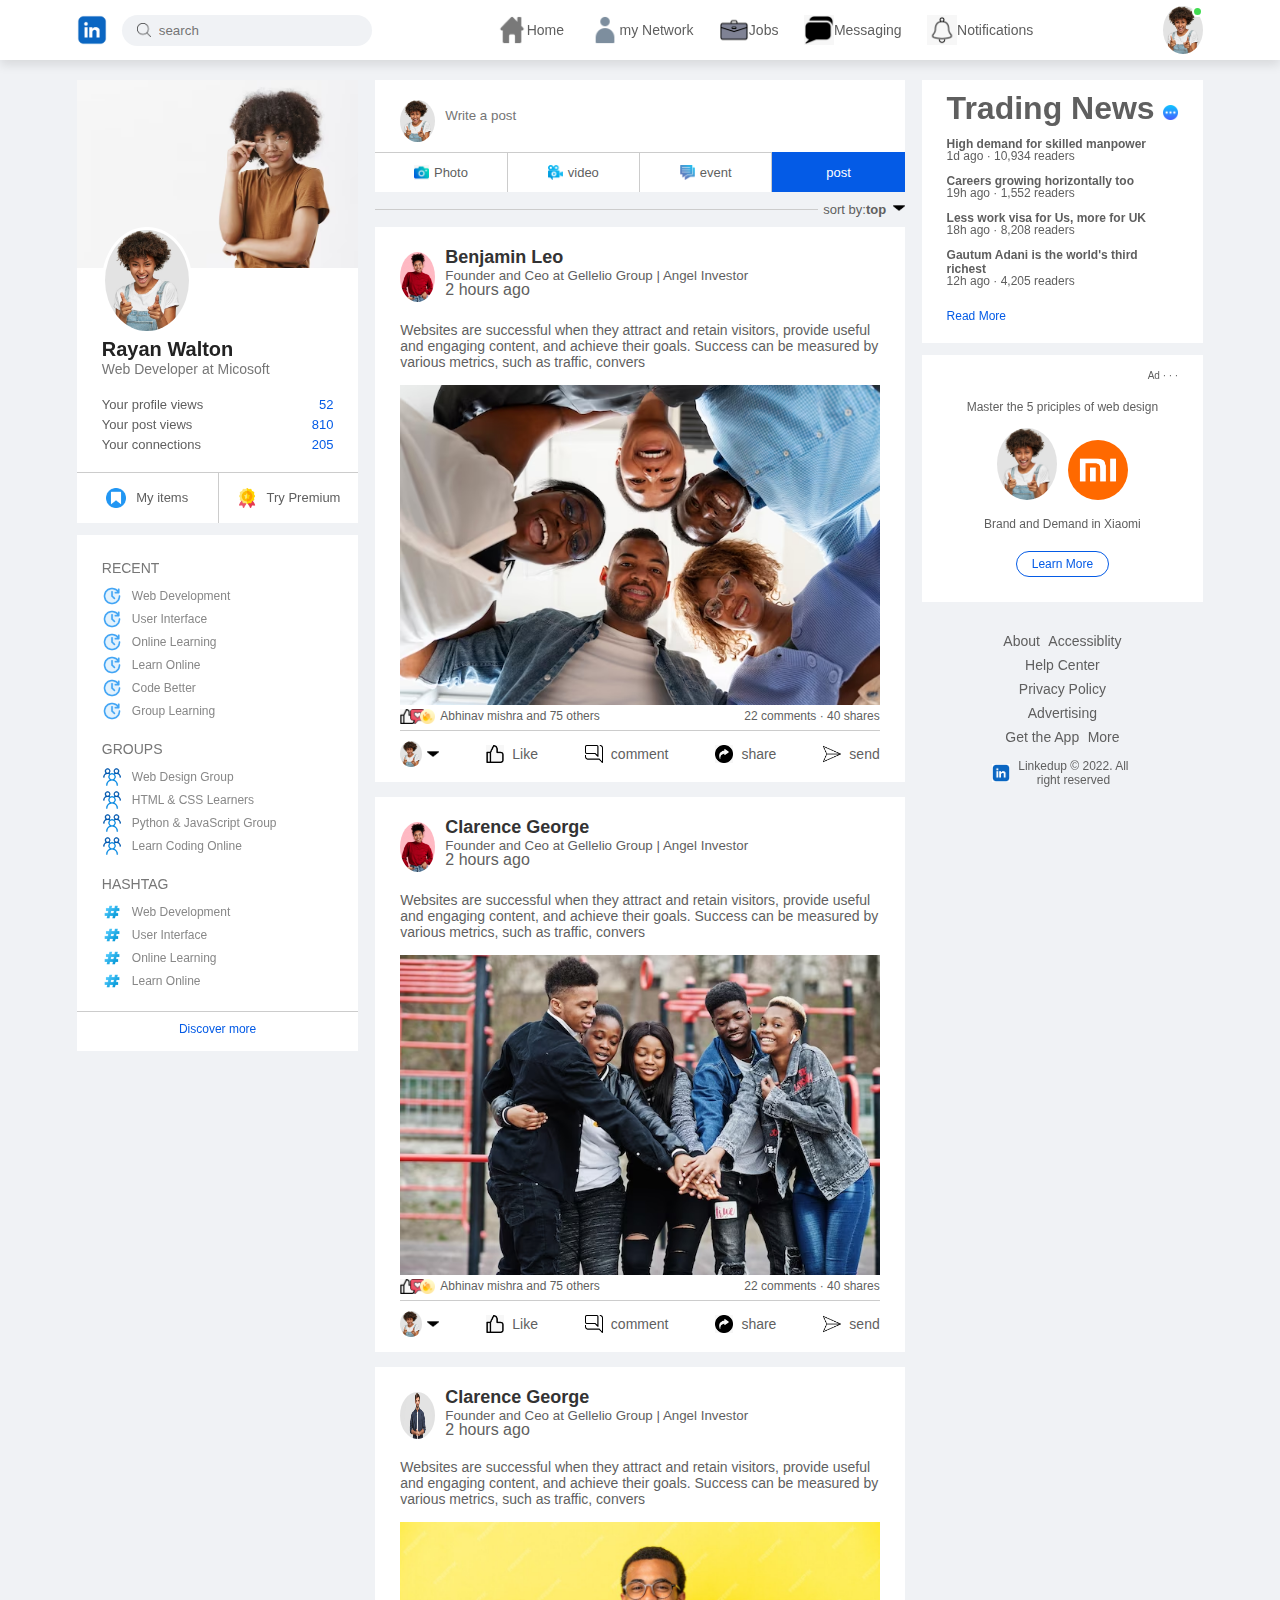
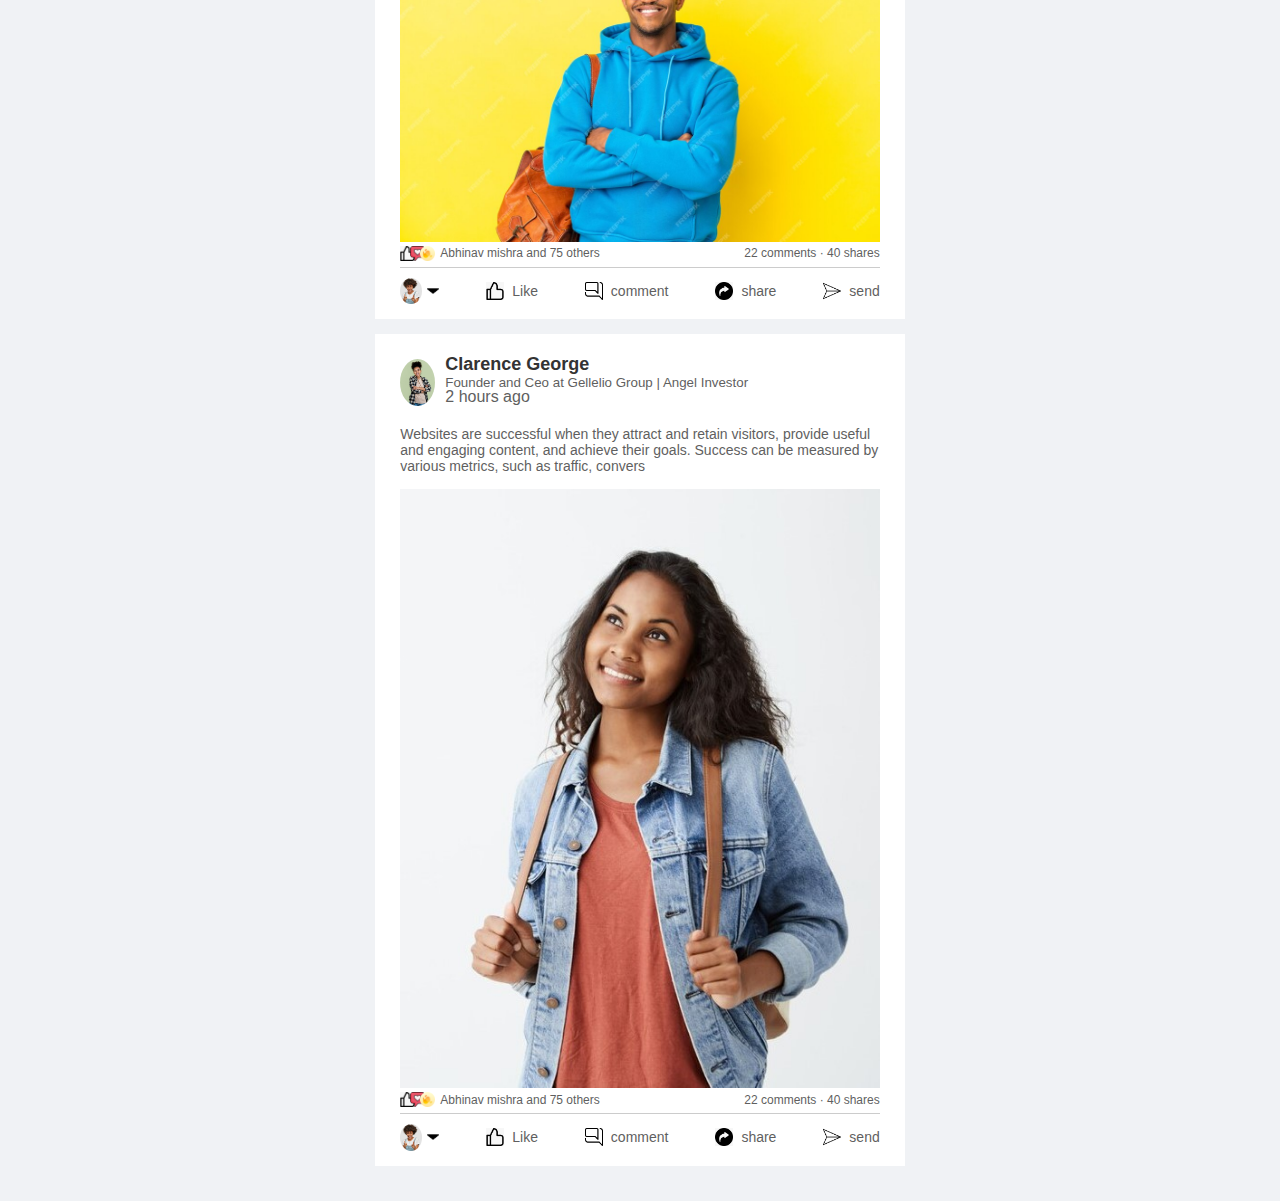
<file: index.html>
<!DOCTYPE html>
<html lang="en">
<head>
    <meta charset="UTF-8">
    <meta name="viewport" content="width=device-width, initial-scale=1.0">
    <title>Social Media Website Design- Easy Tutorial</title>
    <link rel="stylesheet" href="style.css">
</head>
<body>

    <nav class="navbar">
        <div class="nabar-left">
           <a href="index.html"  class="logo"><img src="images/logo1.avif"></a>

           <div class="search-box">
            <img src="images/sea.png">
            <input type="text" placeholder="search">
           </div>
        </div>
        <div class="nabar-center">

            <ul>
               <li><a href="#" class=" active-link"><img src="images/home.png"> <span>Home</span></a></li>
               <li><a href="#"><img src="images/network.png"> <span>my Network</span></a></li>
               <li><a href="#"><img src="images/jobs.png"> <span>Jobs</span></a></li>
               <li><a href="#"><img src="images/message.jpeg"> <span> Messaging</span></a></li>
               <li><a href="#"><img src="images/notfication.jpeg"> <span>Notifications</span></a></li>
            </ul>
        </div>
        <div class="nabar-right">
            <div class="online">
                <img src="images/way.jpg" class="nav-profile-img" onclick="toggleMenu()">
            </div>
            
        </div>

     <!----------------profile-drop-down-menu------------>

     <div class="profile-menu-wrap" id="profileMenu">
        <div class="profile-menu">
            <div class="user-info">
                <img src="images/way.jpg" >
                <div>
                    <h3>Rayan Walton</h3>
                    <a href="profile.html">see your profile</a>
                </div>
            </div>
            <hr>
            <a href="#" class="profile-menu-link">
                <img src="images/setting.jpeg">
                <p>Give feedback            ></p>
                <span></span>
            </a>

            <a href="#" class="profile-menu-link">
                <img src="images/feedback.jpeg">
                <p>settings & privacy          ></p>
                <span></span>
            </a>
            <a href="#" class="profile-menu-link">
                <img src="images/help.jpeg">
                <p>Help & support              ></p>
                <span></span>
            </a>
            <a href="#" class="profile-menu-link">
                <img src="images/dispaly.png">
                <p>dispaly & Accessiblity       ></p>
                <span></span>
            </a>
            <a href="#" class="profile-menu-link">
                <img src="images/logout.jpeg">
                <p>Logout                      ></p>
                <span></span>
            </a>
        </div>
     </div>



        
    </nav>

    <!----------------navbar close----------->
<div class="container">
    <!----------left-sidebar------------------------>
        <div class="left-sidebar">
            <div class="sidebar-profile-box">
                <img src="images/tee.avif" width="100%">
              <div class="sidebar-profile-info">
                    <img src="images/way.jpg">
                    <h1>Rayan Walton</h1>
                    <h3>Web Developer at Micosoft</h3>
                    <ul>
                        <li>Your profile views<span>52</span></li>
                        <li>Your post views<span>810</span></li>
                        <li>Your connections<span>205</span></li>
                    </ul>
              </div>
                  <div class="sidebar-profile-link">
                    <a href="#"><img src="images/items.png">My items</a>
                    <a href="#"><img src="images/premium.png">Try Premium</a>
        
                  </div>
            </div>
            <div class="sidebar-activity" id="sidebarActivity">
              <h3>RECENT</h3>  
              <a href="#"><img src="images/rec.png"> Web Development</a>
              <a href="#"><img src="images/rec.png"> User Interface</a>
              <a href="#"><img src="images/rec.png"> Online Learning</a>
              <a href="#"><img src="images/rec.png"> Learn Online</a>
              <a href="#"><img src="images/rec.png"> Code Better</a>
              <a href="#"><img src="images/rec.png"> Group Learning</a>
              <h3>GROUPS</h3>
              <a href="#"><img src="images/groups.png"> Web Design Group</a>
              <a href="#"><img src="images/groups.png"> HTML & CSS Learners</a>
              <a href="#"><img src="images/groups.png"> Python & JavaScript Group</a>
              <a href="#"><img src="images/groups.png"> Learn Coding Online</a>
              <h3>HASHTAG</h3>
              <a href="#"><img src="images/hashtag.png"> Web Development</a>
              <a href="#"><img src="images/hashtag.png"> User Interface</a>
              <a href="#"><img src="images/hashtag.png"> Online Learning</a>
              <a href="#"><img src="images/hashtag.png"> Learn Online</a>
              <div class="discover-more-link">
                <a href="#">Discover more</a>
              </div>
            </div>
            <p id="showMoreLink" onclick="toggleActivity()">Show more  <b>+</b></p> 
      </div>
     <!----------main-content---------------->
      <div class="main-content">

                <div class="create-post">
                    <div class="create-post-input">
                        <img src="images/way.jpg">
                        <textarea rows="2" placeholder="Write a post"></textarea>
                    </div>
                    <div class="create-post-links">
                        <li><img src="images/photo.jpeg" >Photo</li>
                        <li><img src="images/videos.png" >video</li>
                        <li><img src="images/events.png">event</li>
                        <li>post</li>
                    </div>
                </div>
                <div class="sort-by">
                    <hr>
                    <p>sort by:<span>top <img src="images/down-arrow.png"></span></p>
                </div>
                <div class="post">
                        <div class="post-author">
                            <img src="images/teern.jpg">
                            <div>
                                <h1>Benjamin Leo</h1>
                            <small>Founder and Ceo at Gellelio Group | Angel Investor</small>
                            <smal>2 hours ago</smal>
                            </div>
                        </div>
                      <p>Websites are successful when they attract 
                        and retain visitors, provide useful and engaging 
                        content, and achieve their goals. Success can be 
                        measured by various metrics, such as traffic, 
                        convers</p>
                           <img src="images/post1.avif" width="100%">

                         <div class="post-stats">
                              <div>
                                    <img src="images/like.jpeg" >
                                    <img src="images/love.png">
                                    <img src="images/clap.png">
                                    <span class="liked-users"> Abhinav mishra and 75 others </span>
                              </div>
                              <div>
                                 <span> 22 comments &middot; 40 shares</span>
                              </div>
                         </div>

                         <div class="post-activity">
                                <div>
                                    <img src="images/way.jpg"  class="post-activity-user-icon">
                                    <img src="images/down-arrow.png"  class="post-activity-arrow-icon">
                                </div>

                                <div class="post-activity-link">
                                    <img src="images/like.jpeg">
                                    <span>Like</span>
    
                                </div>

                                <div class="post-activity-link">
                                   <img src="images/comment.png">
                                   <span>comment</span>
                                </div>

                                <div class="post-activity-link">
                                    <img src="images/share.jpeg">
                                    <span>share</span>
                                </div>

                                <div class="post-activity-link">
                                    <img src="images/send.png">
                                    <span>send</span>
                        
                                </div>
                         </div>
                        
                </div>

                <div class="post">
                    <div class="post-author">
                        <img src="images/teern.jpg">
                        <div>
                            <h1>Clarence George</h1>
                        <small>Founder and Ceo at Gellelio Group | Angel Investor</small>
                        <smal>2 hours ago</smal>
                        </div>
                    </div>
                  <p>Websites are successful when they attract 
                    and retain visitors, provide useful and engaging 
                    content, and achieve their goals. Success can be 
                    measured by various metrics, such as traffic, 
                    convers</p>
                       <img src="images/post2.avif" width="100%">

                     <div class="post-stats">
                          <div>
                                <img src="images/like.jpeg" >
                                <img src="images/love.png">
                                <img src="images/clap.png">
                                <span class="liked-users"> Abhinav mishra and 75 others </span>
                          </div>
                          <div>
                             <span> 22 comments &middot; 40 shares</span>
                          </div>
                     </div>

                     <div class="post-activity">
                            <div>
                                <img src="images/way.jpg"  class="post-activity-user-icon">
                                <img src="images/down-arrow.png"  class="post-activity-arrow-icon">
                            </div>

                            <div class="post-activity-link">
                                <img src="images/like.jpeg">
                                <span>Like</span>

                            </div>

                            <div class="post-activity-link">
                               <img src="images/comment.png">
                               <span>comment</span>
                            </div>

                            <div class="post-activity-link">
                                <img src="images/share.jpeg">
                                <span>share</span>
                            </div>

                            <div class="post-activity-link">
                                <img src="images/send.png">
                                <span>send</span>
                    
                            </div>
                     </div>
                    
            </div>

            <div class="post">
                <div class="post-author">
                    <img src="images/man.jpg">
                    <div>
                        <h1>Clarence George</h1>
                    <small>Founder and Ceo at Gellelio Group | Angel Investor</small>
                    <smal>2 hours ago</smal>
                    </div>
                </div>
              <p>Websites are successful when they attract 
                and retain visitors, provide useful and engaging 
                content, and achieve their goals. Success can be 
                measured by various metrics, such as traffic, 
                convers</p>
                   <img src="images/post3.jpg" width="100%">

                 <div class="post-stats">
                      <div>
                            <img src="images/like.jpeg" >
                            <img src="images/love.png">
                            <img src="images/clap.png">
                            <span class="liked-users"> Abhinav mishra and 75 others </span>
                      </div>
                      <div>
                         <span> 22 comments &middot; 40 shares</span>
                      </div>
                 </div>

                 <div class="post-activity">
                        <div>
                            <img src="images/way.jpg"  class="post-activity-user-icon">
                            <img src="images/down-arrow.png"  class="post-activity-arrow-icon">
                        </div>

                        <div class="post-activity-link">
                            <img src="images/like.jpeg">
                            <span>Like</span>

                        </div>

                        <div class="post-activity-link">
                           <img src="images/comment.png">
                           <span>comment</span>
                        </div>

                        <div class="post-activity-link">
                            <img src="images/share.jpeg">
                            <span>share</span>
                        </div>

                        <div class="post-activity-link">
                            <img src="images/send.png">
                            <span>send</span>
                
                        </div>
                 </div>     
          </div>

          <div class="post">
            <div class="post-author">
                <img src="images/freek.jpg">
                <div>
                    <h1>Clarence George</h1>
                <small>Founder and Ceo at Gellelio Group | Angel Investor</small>
                <smal>2 hours ago</smal>
                </div>
            </div>
          <p>Websites are successful when they attract 
            and retain visitors, provide useful and engaging 
            content, and achieve their goals. Success can be 
            measured by various metrics, such as traffic, 
            convers</p>
               <img src="images/post4.jpg" width="100%">

             <div class="post-stats">
                  <div>
                        <img src="images/like.jpeg" >
                        <img src="images/love.png">
                        <img src="images/clap.png">
                        <span class="liked-users"> Abhinav mishra and 75 others </span>
                  </div>
                  <div>
                     <span> 22 comments &middot; 40 shares</span>
                  </div>
             </div>

             <div class="post-activity">
                    <div>
                        <img src="images/way.jpg"  class="post-activity-user-icon">
                        <img src="images/down-arrow.png"  class="post-activity-arrow-icon">
                    </div>

                    <div class="post-activity-link">
                        <img src="images/like.jpeg">
                        <span>Like</span>

                    </div>

                    <div class="post-activity-link">
                       <img src="images/comment.png">
                       <span>comment</span>
                    </div>

                    <div class="post-activity-link">
                        <img src="images/share.jpeg">
                        <span>share</span>
                    </div>

                    <div class="post-activity-link">
                        <img src="images/send.png">
                        <span>send</span>
            
                    </div>
             </div>
            
          </div>

      </div>
                


         <!------------right-sidebar-------------->
                <div class="right-sidebar">

                    <div class="sidebar-news">
                        <img src="images/more.png" class="info-icon">
                        <h1>Trading News</h1>
                        <a href="#"> High demand for skilled manpower</a>
                        <span>1d ago &middot 10,934 readers</span>

                        <a href="#"> Careers growing horizontally too</a>
                        <span>19h ago &middot 1,552 readers</span>

                        <a href="#"> Less work visa for Us, more for UK</a>
                        <span>18h ago &middot 8,208 readers</span>

                        <a href="#"> Gautum Adani is the world's third richest </a>
                        <span>12h ago &middot 4,205 readers</span>
                        <a href="#" class="read-more-link">Read More</a>
                    </div> 
                            <div class="sidebar-ad">
                                    <small>Ad &middot; &middot; &middot;</small>
                                    <p>Master the 5 priciples of web design</p>
                                
                                <div>  
                                    <img src="images/way.jpg">
                                    <img src="images/mi-logo.png" >
                            </div>
                            <b>Brand and Demand in Xiaomi</b>
                            <a href="#" class="ad-link">Learn More</a>
                            </div> 
                            <div class="sidebar-useful-links">
                                <a href="#">About</a>
                                <a href="#">Accessiblity</a>
                                <a href="#">Help Center</a>
                                <a href="#">Privacy Policy</a>
                                <a href="#">Advertising</a>
                                <a href="#">Get the App</a>
                                <a href="#">More</a>


                                <div class="copyright-msg">
                                    <img src="images/logo1.avif" >
                                    <p>Linkedup &#169; 2022. All right reserved </p>
                                </div>
                                

                            </div>
                            
            
                </div> 

</div>
                                
<script>

    let profileMenu =document.getElementById("profileMenu");
    function toggleMenu(){
        profileMenu.classList.toggle("open-menu")
    }


</script>
<script>
    
    let sidebarActivity =document.getElementById("sidebarActivity");
    let moreLink =document.getElementById("showMoreLink");
    function toggleActivity(){
        sidebarActivity.classList.toggle("open-activity");
        if(sidebarActivity.classList.contains("open-activity")){
            moreLink.innerHTML = "show less <b>-</b>";
        }else{
            moreLink.innerHTML = "show more <b>+</b>"; 
        }
    }

</script>
</body>
</html>
</file>
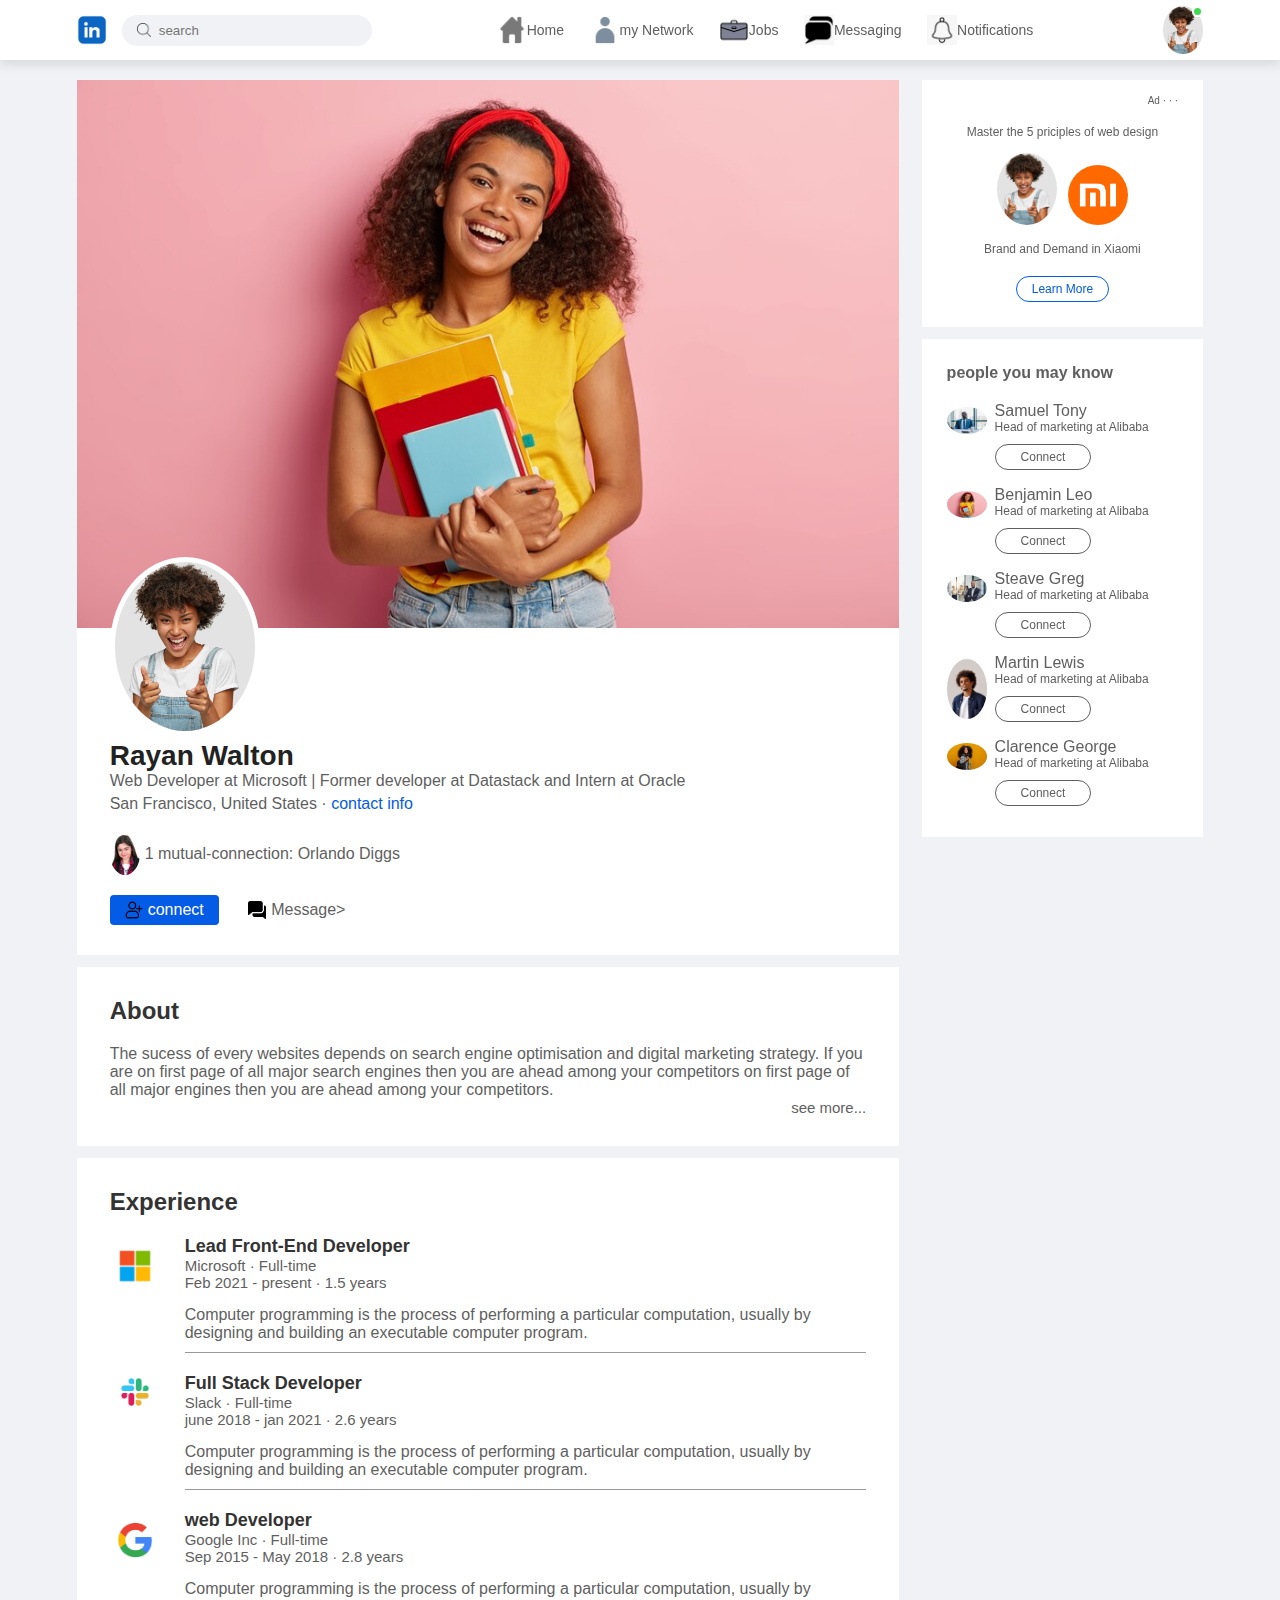
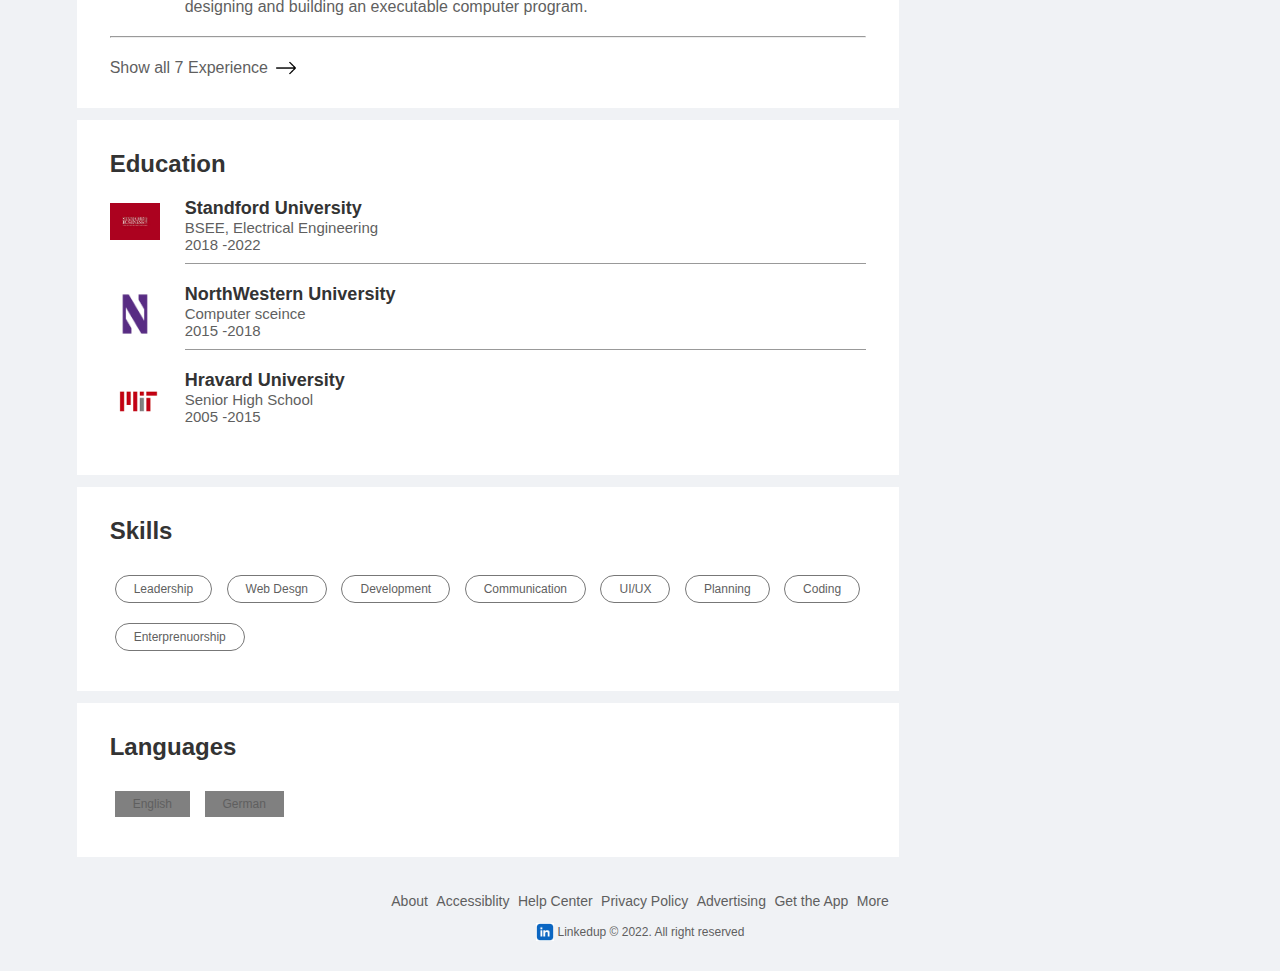
<file: profile.html>
<!DOCTYPE html>
<html lang="en">
<head>
    <meta charset="UTF-8">
    <meta name="viewport" content="width=device-width, initial-scale=1.0">
    <title>Social Media Website Design- Easy Tutorial</title>
    <link rel="stylesheet" href="style.css">
</head>
<body>

    <nav class="navbar">
        <div class="nabar-left">
           <a href="index.html"  class="logo"><img src="images/logo1.avif"></a>

           <div class="search-box">
            <img src="images/sea.png">
            <input type="text" placeholder="search">
           </div>
        </div>
        <div class="nabar-center">

            <ul>
               <li><a href="#" class=" active-link"><img src="images/home.png"> <span>Home</span></a></li>
               <li><a href="#"><img src="images/network.png"> <span>my Network</span></a></li>
               <li><a href="#"><img src="images/jobs.png"> <span>Jobs</span></a></li>
               <li><a href="#"><img src="images/message.jpeg"> <span> Messaging</span></a></li>
               <li><a href="#"><img src="images/notfication.jpeg"> <span>Notifications</span></a></li>
            </ul>
        </div>
        <div class="nabar-right">
            <div class="online">
                <img src="images/way.jpg" class="nav-profile-img" onclick="toggleMenu()">
            </div>
            
        </div>

     <!----------------profile-drop-down-menu------------>

     <div class="profile-menu-wrap" id="profileMenu">
        <div class="profile-menu">
            <div class="user-info">
                <img src="images/way.jpg" >
                <div>
                    <h3>Rayan Walton</h3>
                    <a href="profile.html">see your profile</a>
                </div>
            </div>
            <hr>
            <a href="#" class="profile-menu-link">
                <img src="images/setting.jpeg">
                <p>Give feedback            ></p>
                <span></span>
            </a>

            <a href="#" class="profile-menu-link">
                <img src="images/feedback.jpeg">
                <p>settings & privacy          ></p>
                <span></span>
            </a>
            <a href="#" class="profile-menu-link">
                <img src="images/help.jpeg">
                <p>Help & support              ></p>
                <span></span>
            </a>
            <a href="#" class="profile-menu-link">
                <img src="images/dispaly.png">
                <p>dispaly & Accessiblity       ></p>
                <span></span>
            </a>
            <a href="#" class="profile-menu-link">
                <img src="images/logout.jpeg">
                <p>Logout                      ></p>
                <span></span>
            </a>
        </div>
     </div>



        
    </nav>

    <!----------------navbar close----------->

    <div class="container">
        <div class="profile-main">
            <div class="profile-container">
                <img src="images/benjamin.jpg" width="100%">
                <div class="profile-container-inner">
                    <img src="images/way.jpg" class="profile-pic">
                    <h1>Rayan Walton</h1>
                    <b>Web Developer at Microsoft | Former developer at Datastack and Intern at Oracle</b>
                    <p>San Francisco, United States &middot; <a href="#">contact info</a></p>
                    <div class="mutual-connection">
                        <img src="images/pretty-school.avif">
                        <span>1 mutual-connection: Orlando Diggs</span>

                    </div>
                    <div class="profile-btn">
                        <a href="#" class="primary-btn"><img src="images/connect.png" >connect</a>
                        <a href="#"><img src="images/chat.png">Message></a>
                    </div>
                </div>
            </div>

          <div class="profile-description">
            <h2>About</h2>
            <p>The sucess of every websites depends on search engine optimisation and digital 
                marketing strategy. If you are on first page of all major search engines then you 
                are ahead among your competitors on first page of all major engines then you are
                 ahead among your competitors.</p>
                 <a href="#" class="see-more-link">see more...</a>
          </div>
       
          <div class="profile-description">
            <h2>Experience</h2>
            <div class="profile-desc-row">
                <img src="images/microsoft.png">
                <div>
                    <h3>Lead Front-End Developer</h3>
                    <b>Microsoft &middot; Full-time</b>
                    <b>Feb 2021 - present &middot; 1.5 years</b>
                    <p>Computer programming is the process of performing a particular
                        computation, usually by designing and building an executable computer program.  
                        </p>
                        <hr>
                    
                </div>
            </div>
            <div class="profile-desc-row">
                <img src="images/slack.jpg">
                <div>
                    <h3>Full Stack Developer</h3>
                    <b>Slack &middot; Full-time</b>
                    <b>june 2018 - jan 2021 &middot; 2.6 years</b>
                    <p>Computer programming is the process of performing a particular
                        computation, usually by designing and building an executable computer program.  
                        </p>
                        <hr>
                    
                </div>
            </div>
            <div class="profile-desc-row">
                <img src="images/google.png">
                <div>
                    <h3>web Developer</h3>
                    <b>Google Inc &middot; Full-time</b>
                    <b>Sep 2015 - May 2018 &middot; 2.8 years</b>
                    <p>Computer programming is the process of performing a particular
                        computation, usually by designing and building an executable computer program.  
                        </p>
                        
                </div>
            </div>
            <hr>
            <a href="#" class="Experience-link">Show all 7 Experience <img src="images/right arrow.png"></a>

          </div>
          <div class="profile-description">
                <h2>Education</h2>
                <div class="profile-desc-row">
                    <img src="images/stardford.jpeg">
                    <div>
                        <h3>Standford University</h3>
                        <b>BSEE, Electrical Engineering</b>
                        <b>2018 -2022</b>
                        <hr>
                    </div>
              </div>
             <div class="profile-desc-row">
                 <img src="images/norths.png">
                 <div>
                        <h3>NorthWestern University</h3>
                        <b>Computer sceince</b>
                        <b>2015 -2018</b>
                        <hr>
                  </div>
             </div>
                    <div class="profile-desc-row">
                    <img src="images/havard.png">
                        <div>
                            <h3>Hravard University</h3>
                            <b>Senior High School</b>
                            <b>2005 -2015</b>
                    </div>
                </div>
         </div> 
         <div class="profile-description">
              <h2>Skills</h2>
             <a href="#" class="skills-btn">Leadership</a>
             <a href="#" class="skills-btn">Web Desgn</a>
             <a href="#" class="skills-btn">Development</a>
             <a href="#" class="skills-btn">Communication</a>
             <a href="#" class="skills-btn">UI/UX</a>
             <a href="#" class="skills-btn">Planning</a>
             <a href="#" class="skills-btn">Coding</a>
             <a href="#" class="skills-btn">Enterprenuorship</a>
          </div>
                <div class="profile-description">
                    <h2>Languages</h2>
                    <a href="#" class="Language-btn">English</a>
                    <a href="#" class="Language-btn">German</a>
                </div>
     </div>
                   

        <!------------profile-sidebar---------->

        <div class="profile-sidebar">
                <div class="sidebar-ad">
                    <small>Ad &middot; &middot; &middot;</small>
                    <p>Master the 5 priciples of web design</p>
                
                <div>  
                    <img src="images/way.jpg">
                    <img src="images/mi-logo.png" >
                </div>
                    <b>Brand and Demand in Xiaomi</b>
                    <a href="#" class="ad-link">Learn More</a>
                </div> 

               <div class="sidebar-people">
                <h3>people you may know</h3>
                <div class="sidebar-people-row">
                    <img src="images/business.jpg" >
                    <div>
                        <h2>Samuel Tony</h2>
                        <p>Head of marketing at Alibaba</p>
                        <a href="#">Connect</a>
                    </div>
                </div>
                <div class="sidebar-people-row">
                    <img src="images/benjamin.jpg" >
                    <div>
                        <h2>Benjamin Leo</h2>
                        <p>Head of marketing at Alibaba</p>
                        <a href="#">Connect</a>
                    </div>
                </div>
                <div class="sidebar-people-row">
                    <img src="images/steave.avif" >
                    <div>
                        <h2>Steave Greg</h2>
                        <p>Head of marketing at Alibaba</p>
                        <a href="#">Connect</a>
                    </div>
                </div>
                <div class="sidebar-people-row">
                    <img src="images/martin.jpg" >
                    <div>
                        <h2>Martin Lewis</h2>
                        <p>Head of marketing at Alibaba</p>
                        <a href="#">Connect</a>
                    </div>
                </div>
                <div class="sidebar-people-row">
                    <img src="images/clarence.avif" >
                    <div>
                        <h2>Clarence George</h2>
                        <p>Head of marketing at Alibaba</p>
                        <a href="#">Connect</a>
                    </div>
                </div>


               </div>

      </div>

 </div> 
 
     <div class="profile-footer">
        <div class="sidebar-useful-links">
            <a href="#">About</a>
            <a href="#">Accessiblity</a>
            <a href="#">Help Center</a>
            <a href="#">Privacy Policy</a>
            <a href="#">Advertising</a>
            <a href="#">Get the App</a>
            <a href="#">More</a>


            <div class="copyright-msg">
                <img src="images/logo1.avif" >
                <p>Linkedup &#169; 2022. All right reserved </p>
            </div>
            

        </div>
        

     </div>

                                
<script>

    let profileMenu =document.getElementById("profileMenu");
    function toggleMenu(){
        profileMenu.classList.toggle("open-menu")
    }


</script>

    
</body>
</html>
</file>
<file: style.css>
*{
    margin: 0;
    padding: 0;
    font-family: 'popins', sans-serif;
    box-sizing: border-box;
}
body{
    background: #f0f2f5;
    color: #5f5f5f;
}
a{
    text-decoration: none;
    color: #5f5f5f;
}

.navbar{
    display: flex;
    align-items: center;
    justify-content: space-between;
    background: #fff;
    padding: 6px 6%;
    position: sticky;
    top:0;
    z-index: 100;
    box-shadow: 0 5px 10px rgba(0,0,0,0.1);
     
}
.logo img{
    width: 30px;
    margin-right: 15px;
    display: block;
}
.nabar-center ul li{
    display: inline-block;
    list-style: none;
}
.nabar-center ul li a{
    display: flex;
    align-items: center;
    font-size: 14px;
    margin: 5px 8px;
    padding-right: 5px;
    position: relative;
}

.nabar-center ul li a img{
    width:30px;
}
.nabar-center ul li a::after{
  content: '';
  width: 0;
  height: 2px;
  background: #045be6;
  position: absolute;
  bottom: -15px;
  transition: width 0.3s;
} 

.nabar-center ul li a:hover::after,
.navbar-center ul li a.active-link::after
{
    width:100%;
}
.nav-profile-img{
    width:40px;
    border-radius: 50%;
    display: block;
    cursor: pointer;
    position: relative;
}
.online{
    position:relative;
}
.online::after{
    content: '';
    width:7px;
    height: 7px;
    border:2px solid #fff;
    border-radius:50%;
    right:0px;
    top:0px;
    background: #41db51;
    position: absolute;
}
.search-box{
    background: #f0f2f5;
    width: 250px;
    border-radius: 20px;
    display: flex;
    align-items: center;
    padding: 0 15px;
}
.nabar-left{
    display: flex;
    align-items: center;

}
.search-box img{
  width: 14px;  
}
.search-box input{
    width: 100%;
    background: transparent;
    padding: 8px;
    outline: none;
    border: 0;

}
/*---------navbar end------*/
.container{
    padding: 20px 6%;
    display: flex;
    flex-wrap: wrap;
    justify-content: space-between;
}
/*---------left-sidebar----*/

.left-sidebar{
    flex-basis: 25%;
    align-self: flex-start;
    position:sticky;
    top: 73px;
}

.sidebar-profile-box{
    background: #fff;
}
.sidebar-profile-info{
    padding: 0 25px;
}
.sidebar-profile-info img{
    width:90px;
    border-radius: 50%;
    background: #fff;
    padding: 3px;
    margin-top: -45px;
}
.sidebar-profile-info h1{
    font-size: 20px;
    font-weight: 600;
    color:#222;
}
.sidebar-profile-info h3{
    font-size: 14px;
    font-weight: 500;
    color: #777;
}
.sidebar-profile-info ul{
    list-style:none;
    margin:20px 0;
}

.sidebar-profile-info ul li{
    width: 100%;
    margin: 5px 0;
    font-size: 13px; 
}
.sidebar-profile-info ul li span{
    float:right;
    color:#045be6;

}
.sidebar-profile-link{
    display: flex;
    align-items: center;
    border-top: 1px solid #ccc;
}
.sidebar-profile-link a{
 flex-basis: 50%;
 display: flex;
 align-items: center;
  justify-content: center;
  padding: 15px 0;
  font-size: 13px;
  border-left: 1px solid #ccc;

}
.sidebar-profile-link a:first-child{
 border-left: 0;
   
}
.sidebar-profile-link a img{
    width: 20px;
    margin-right:10px ;
}
.sidebar-activity{
    background: #fff;
    padding: 5px 25px;
    margin: 12px 0;
}
.sidebar-activity h3{
    color: #777;
    font-size: 14px;
    font-weight: 500;
    margin: 20px 0 10px;
}
.sidebar-activity a{
    display: flex;
    align-items: center;
    font-size: 12px;
    font-weight: 500;
    color: #888;
    margin: 3px 0;
 
}
.sidebar-activity a img{
width: 20px;
margin-right: 10px;
}
.discover-more-link {
 border-top: 1px solid #ccc;
 text-align: center;
 margin-top: 20px;
 margin-top: 20px;
 margin-left: -25px;
 margin-right: -25px;   
}
.discover-more-link a{
    color:#045be6;
    display: inline-block;
    margin: 10px 0;
}
/* right sidebar  */
.right-sidebar{
    flex-basis: 25%;
    align-self: flex-start;
    position: sticky;
    top: 73px;
}
.sidebar-news {
    background: #fff;
    padding: 10px 25px;
}
.info-icon {
    width: 15px;
    float: right;
    margin-top: 15px;
}
.sidebar-news h3{
    font-size: 18px;
    font-weight: 600;
    color: #333;
    margin: 10px 0 30px;
}
.sidebar-news a{
    display: block;
    font-size: 12px;
    font-weight: 600;
    margin-top: 10px;
    margin-bottom: -5px;
}
.sidebar-news span{
font-size: 12px;    
}
.sidebar-news .read-more-link{
color: #045be6;
font-weight:500;
margin: 20px 0 10px;
}

.sidebar-ad{
    background: #fff;
    padding: 15px 25px;
    text-align: center;
    margin:12px 0;
    font-size: 12px;
}
.sidebar-ad img{
    width:60px;
    border-radius: 50%;
    margin:4px;
}

.sidebar-ad small{
    float:right;
    font-weight: 500;
}

.sidebar-ad p{
    margin-top: 30px;
    margin-bottom: 10px;
}
.sidebar-ad b{
    display: block;
    font-weight: 500;
    margin-top: 10px;
}
.ad-link{
    display: inline-block;
    border: 1px solid #045be6;
    border-radius: 30px;
    padding: 5px 15px;
    color:#045be6;
    font-weight: 500;
    margin: 20px auto 10px;
}

.sidebar-useful-links{
    padding: 15px 25%;
    text-align: center;
}
.sidebar-useful-links a{
    display: inline-block;
    font-size: 14px;
    margin: 4px 2px;
}

.copyright-msg{
    display: flex;
    align-items: center;
    justify-content: center;
    font-size: 12px;
    margin-top: 10px;
    font-weight: 500;
}

.copyright-msg img{
    width:18px;
    margin-right: 4px;
}


/*---------main-content-------*/
.main-content{
    flex-basis: 47%;
}
.create-post{
    background: #fff;
}
.create-post-input{
   padding: 20px 25px 10px;
   display: flex;
   align-items: flex-start; 
}
.create-post-input img{
    width:35px;
    border-radius: 50%;
    margin-right: 10px;

}
.create-post-input textarea{
    width: 100%;
    border: 0;
    outline: 0;
    resize: none;
    background: transparent;
    margin-top: 8px;

}
::placeholder{
    font-weight: 500;
}

.create-post-links{
    display: flex;
    align-items: flex-start;
}
.create-post-links li{
    list-style: none;
    border-top: 1px solid #ccc;
    border-right: 1px solid #ccc;
    flex-basis: 25%;
    height: 40px;
    font-size: 13px;
    display: flex;
    align-items: center;
    justify-content: center;
    cursor:pointer;
}
.create-post-links li img{
    width: 15px;
    margin-right: 5px;
}
.create-post-links li:last-child{
    background: #045be6;
    color:#fff;
    border-top: 0;
    border-right: 0;
}
.sort-by{
    display: flex;
    align-items: center;
    margin: 10px 0;
}
.sort-by hr{
    flex:1;
    border:0;
    height: 1px;
    background: #ccc;
}
.sort-by p{
font-size: 13px;
padding-left: 5px;
}
.sort-by p span{
    font-weight: 600;
    cursor: pointer;
}
.sort-by p span img{
    width: 12px;
    margin-left: 3px;
}
.post{
    background: #fff ;
    padding: 20px 25px 5px;
    margin: 5px 0 15px;
}
.post-author{
    display: flex;
    align-self: start;
    margin-bottom: 20px;
}
.post-author img{
    width:35px;
    border-radius: 50%;
    margin-right: 10px;
    margin-top: 5px;
}
.post-author h1{
    font-size: 18px;
    font-weight: 600;
    color:#333;
}
.post-author small{
    display: block;
    margin-bottom: -2px;
}
.post p{
font-size: 14px;
margin-bottom: 15px;    
}
.post-stats{
    display:flex;
    flex-wrap: wrap;
    align-items: center;
    justify-content: space-between;
    font-size: 12px;
    border-bottom: 1px solid #ccc;
    padding-bottom: 6px;
}
.post-stats div{
    display: flex;
    align-items: center;
}
.post-stats img{
    width: 15px;
    margin-right: -5px;
}
.liked-users{
    margin-left: 10px;
}
.post-activity{
    display: flex;
    align-items: center;
    justify-content: space-between;
    padding: 10px 0;
    font-size: 14px;
    font-weight: 500;
}
.post-activity div{
    display: flex;
    align-items: center;
}
 .post-activity-user-icon{
    width:22px;
    border-radius: 50%;
 }
 .post-activity-arrow-icon{
    width:12px;
    margin-left: 5px;
 }
 .post-activity-link img{
    width:18px;
    margin-right: 8px;
 } 


 /*-----------profile-drop-down-menu-------*/

 .profile-menu-wrap{
    position:absolute;
    top:100%;
    right:5%;
    width:320px;
    max-height: 0;
    overflow: hidden;
    transition: max-height 0.5s;
 }
 .profile-menu-wrap.open-menu{
    max-height: 400px;
 }



 .profile-menu{
    background: #222;
    color:#fff;
    padding: 20px;
    margin:10px;
 }
 .user-info{
    display: flex;
    align-items: center;

 }
 .user-info img{
    width:50px;
    border-radius: 50%;
    margin-right: 15px;
 }
 .user-info h3{
    font-weight: 500;
    margin-bottom: -7px;
 }
 .user-info a{
    color:#c9dbf8;
    font-size: 13px;
 }
.profile-menu hr{
    border: 0;
    height: 1px;
    width:100%;
    background: #fff;
    margin:15px 0 10px;
 }
 .profile-menu-link{
    display: flex;
    align-items: center;
    color:#fff;
    margin: 12px 0;
    font-size: 14px;
}

.profile-menu-link p{
    width:100%;
}

.profile-menu-link img{
    width: 35px;
    border-radius: 50%;
    margin-right: 15px;
}

/*------------------profile-page--------*/

.profile-main{
    flex-basis: 73%;
}
.profile-sidebar{
    flex-basis: 25%;
    align-self:flex-start;
    position: sticky;
    top:73px;
}
.profile-container{
    background: #fff;
}
.profile-container-inner{
    padding:0 4% 10px;
}
.profile-pic{
    width:150px;
    border-radius: 50%;
    margin-top: -75px;
    padding: 5px;
    background: #fff;
}
.profile-container h1{
    font-size: 28px;
    font-weight: 600;
    color:#222;
}

.profile-container b{
    font-weight: 500;
}
.profile-container p{
    margin-top: 5px;
}
.profile-container p a{
    color:#045be6;
    font-weight: 500;
}
.mutual-connection{
    display:flex;
    align-items: center;
    margin: 20px 0;
}
.mutual-connection img{
    width: 30px;
    border-radius: 50%;
    margin-right: 5px;
}
.profile-btn{
    margin:20px 0;
}
.profile-btn a{
    display:inline-flex;
    align-items: center;
    background: #fff;
    padding: 6px 15px;
    border-radius: 4px;
    margin-right: 10px;
}
.profile-btn a img{
    width:18px;
    margin-right: 5px;
}
.profile-btn .primary-btn{
    background: #045be6;
    color: #fff;
    
}
.profile-description{
    background: #fff;
    padding: 20px 4% 30px;
    margin: 12px 0;
}
.profile-description h2{
    color:#333;
    margin: 10px 0 20px;
    font-weight: 600;
}
.see-more-link{
    display: block;
    text-align: right;
    font-size: 15px;
}
.profile-desc-row{
    display: flex;
    align-items: flex-start;
    margin:20px 0;

}
.profile-desc-row img{
    width:50px;
    margin-right: 25px;
    margin-top: 5px;
}
.profile-desc-row div{
    width:100%;

}
.profile-desc-row h3{
    font-size: 18px;
    font-weight: 600;
    color:#333;
}
.profile-desc-row b{
    display:block;
    font-weight: 500;
    font-size: 15px;
}
.profile-desc-row p{
    margin-top: 15px;
}
.profile-desc-row hr{
    border:0;
    border-bottom: 1px solid #999;
    margin-top: 10px;
}
.Experience-link{
    display: flex;
    align-items: center;
    padding-top: 20px;
    font-weight: 500;
}
.Experience-link img{
    width:20px;
    margin-left: 8px;

}
.skills-btn{
    display:inline-block;
    margin: 10px 5px;
    padding: 6px 18px;
    border: 1px solid #777;
    border-radius: 30px;
    font-size: 12px;
    font-weight: 500;
}
.Language-btn{
    display: inline-block;
    margin:10px 5px;
    padding: 6px 18px;
    background:gray ;
    font-size: 12px;
    font-weight: 500;
}

/*-----------profile-right-sidebar----------*/

.profile-sidebar .sidebar-ad{
    margin: 0;
}
.sidebar-people{
    background: #fff;
    padding:15px 25px;
    margin: 12px 0;
    font-size: 12px;
}
.sidebar-people h3{
    font-size: 16px;
    font-weight: 600;
    margin:10px 0 20px;
}
.sidebar-people-row{
    display:flex;
    align-items: flex-start;
    margin:6px 0;
}
.sidebar-people-row img{
    width:40px;
    border-radius: 50%;
    margin-right: 8px;
    margin-top: 5px;
}
.sidebar-people-row h2{
    font-weight: 500;
    font-size: 16px;
}
.sidebar-people-row a{
    display: inline-block;
    margin: 10px 0;
    padding: 5px 25px;
    border: 1px solid #5f5f5f;
    border-radius: 30px;
    font-weight: 500;

}
.profile-footer{
    padding:0 6% 30px;

}
.profile-footer .sidebar-useful-links{
    text-align: center;
    padding:0
}
.profile-footer .opyright-msg{

 justify-content: flex-start;
}
#showMoreLink{
    display: none;
}
/*---------------media query for small secreen---------*/
@media only screen and (max-width:600px){
    .search-box{
        background: transparent;
        width: auto;
        padding: 0;
    }
    .search-box input{
        width: 0;
        padding: 0;
    }
    .nabar-center ul li a span{
        display: none;
    }
    .navbar-center ul li  a{
        padding-right: 0;
        margin: 5px;

    }
    .nav-profile-img{
        width:30px;
    }
    .container{
        padding:15px 3%;
    }
    .left-sidebar, .right-sidebar{
        flex-basis: 100%;
        position: relative;
        top:unset;
    }
    .main-content{
        flex-basis: 100%;
    }
    .post-stats div{
        margin:2px 0;
    } 
    .post-activity-link span{
        display: none;
    } 
    
    .post-activity-link img{
        margin-right: 0;
    }
    .profile-main, .profile-sidebar{
        flex-basis: 100%;
    }
    .profile-container{
        font-size: 14px;
    }
    .profile-pic{
        width:100px;
        margin-top: -50px;
    }
    .profile-description{
        font-size: 14px;
    }
    #showMoreLink{
        display: block;
        width: fit-content;
        margin:10px auto;
        font-size: 14px;
        cursor: pointer;
    }
    .sidebar-activity{
        display:none;
    }
    .sidebar-activity.open-activity{
        display: block;
    }

}
</file>
